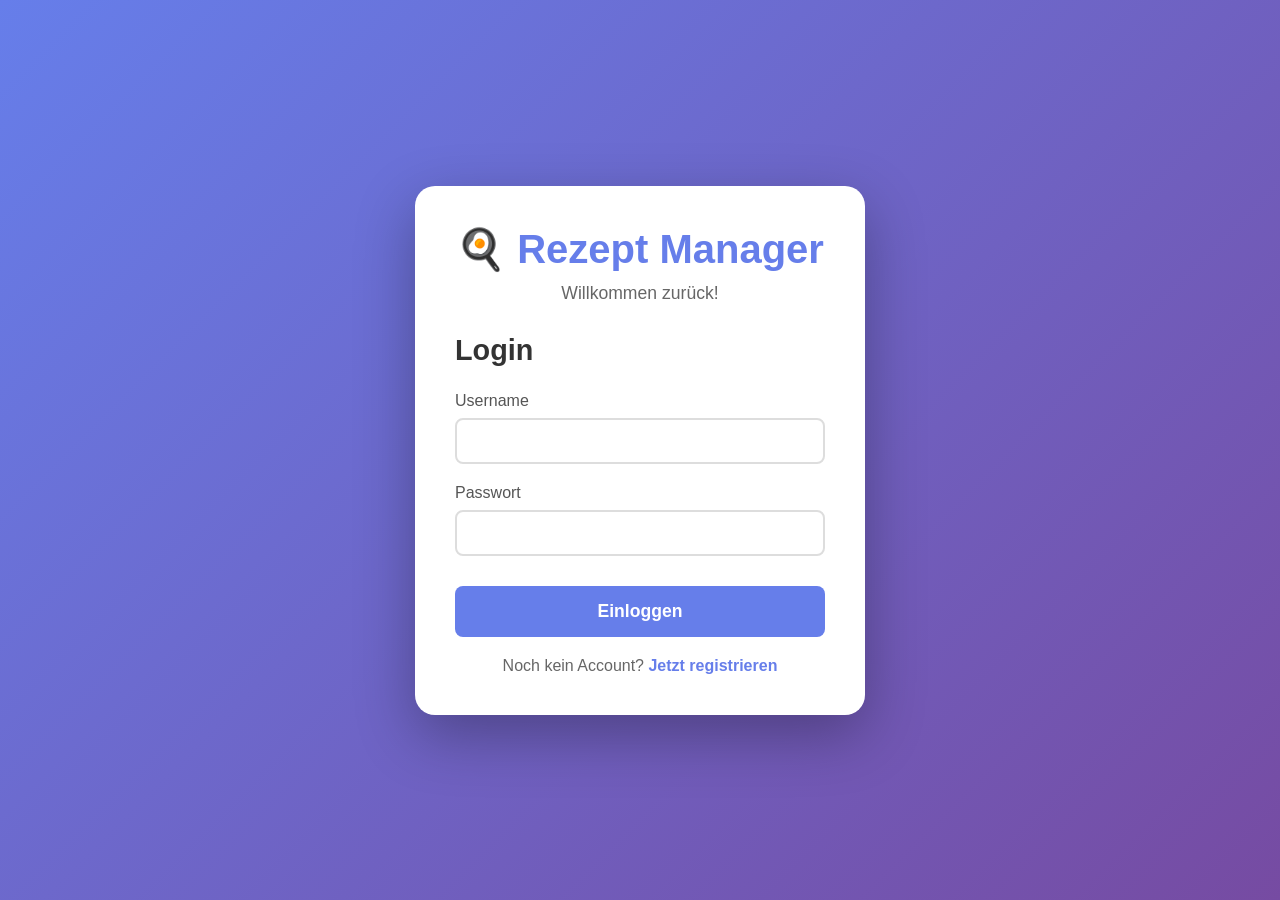
<file: frontend/index.html>
<!DOCTYPE html>
<html lang="de">
<head>
    <meta charset="UTF-8">
    <meta name="viewport" content="width=device-width, initial-scale=1.0">
    <title>Rezept Manager</title>
    <link rel="stylesheet" href="css/style.css">
</head>
<body>
    <div class="container">
        <!-- Header -->
        <header>
            <h1>🍳 Rezept Manager</h1>
            <p class="subtitle">Speichere deine Lieblingsrezepte</p>
            <div class="user-info">
                <span id="currentUser"></span>
                <button class="logout-btn" onclick="logout()">Logout</button>
            </div>
        </header>

        <!-- Add Recipe Section -->
        <section class="add-section">
            <h2>Neues Rezept hinzufügen</h2>
            <div class="input-group">
                <input 
                    type="url" 
                    id="recipeUrl" 
                    placeholder="https://www.chefkoch.de/rezepte/..." 
                    required
                >
                <button id="addBtn" onclick="scrapeRecipe()">
                    <span id="btnText">Rezept hinzufügen</span>
                    <span id="btnLoader" class="loader" style="display: none;"></span>
                </button>
            </div>
            <div id="message" class="message"></div>
        </section>

        <!-- Filter Section -->
        <section class="filter-section">
            <h2>Meine Rezepte</h2>
            <div class="filters">
                <button class="filter-btn active" onclick="filterByTag('all')">Alle</button>
                <button class="filter-btn" onclick="filterByTag('vegetarisch')">🥗 Vegetarisch</button>
                <button class="filter-btn" onclick="filterByTag('vegan')">🌱 Vegan</button>
                <button class="filter-btn" onclick="filterByTag('schnell')">⚡ Schnell</button>
                <button class="filter-btn" onclick="filterByTag('backen')">🍰 Backen</button>
            </div>
        </section>

        <!-- Recipes Grid -->
        <section class="recipes-section">
            <div id="recipesGrid" class="recipes-grid">
                <div class="loading">Lade Rezepte...</div>
            </div>
        </section>
    </div>

    <!-- Recipe Modal -->
    <div id="recipeModal" class="modal">
        <div class="modal-content">
            <span class="close" onclick="closeModal()">&times;</span>
            <div id="modalBody"></div>
        </div>
    </div>

    <script src="js/app.js"></script>
</body>
</html>
</file>
<file: frontend/css/style.css>
* {
    margin: 0;
    padding: 0;
    box-sizing: border-box;
}

body {
    font-family: 'Segoe UI', Tahoma, Geneva, Verdana, sans-serif;
    background: linear-gradient(135deg, #667eea 0%, #764ba2 100%);
    min-height: 100vh;
    padding: 20px;
}

.container {
    max-width: 1200px;
    margin: 0 auto;
}

/* Header */
header {
    text-align: center;
    color: white;
    margin-bottom: 40px;
    position: relative;
}

header h1 {
    font-size: 3rem;
    margin-bottom: 10px;
    text-shadow: 2px 2px 4px rgba(0,0,0,0.3);
}

.user-info {
    position: absolute;
    top: 0;
    right: 0;
    display: flex;
    align-items: center;
    gap: 15px;
    color: white;
    font-weight: 500;
}

.logout-btn {
    padding: 8px 20px;
    background: rgba(255, 255, 255, 0.2);
    border: 2px solid white;
    color: white;
    font-size: 0.9rem;
}

.logout-btn:hover {
    background: rgba(255, 255, 255, 0.3);
}

.subtitle {
    font-size: 1.2rem;
    opacity: 0.9;
}

/* Add Section */
.add-section {
    background: white;
    padding: 30px;
    border-radius: 15px;
    box-shadow: 0 10px 30px rgba(0,0,0,0.2);
    margin-bottom: 30px;
}

.add-section h2 {
    margin-bottom: 20px;
    color: #333;
}

.input-group {
    display: flex;
    gap: 10px;
    margin-bottom: 15px;
}

input[type="url"] {
    flex: 1;
    padding: 15px;
    border: 2px solid #ddd;
    border-radius: 8px;
    font-size: 1rem;
    transition: border-color 0.3s;
}

input[type="url"]:focus {
    outline: none;
    border-color: #667eea;
}

button {
    padding: 15px 30px;
    background: #667eea;
    color: white;
    border: none;
    border-radius: 8px;
    font-size: 1rem;
    font-weight: bold;
    cursor: pointer;
    transition: background 0.3s;
}

button:hover {
    background: #5568d3;
}

button:disabled {
    background: #ccc;
    cursor: not-allowed;
}

.loader {
    border: 3px solid #f3f3f3;
    border-top: 3px solid #667eea;
    border-radius: 50%;
    width: 20px;
    height: 20px;
    animation: spin 1s linear infinite;
    display: inline-block;
}

@keyframes spin {
    0% { transform: rotate(0deg); }
    100% { transform: rotate(360deg); }
}

.message {
    padding: 15px;
    border-radius: 8px;
    margin-top: 15px;
    display: none;
}

.message.success {
    background: #d4edda;
    color: #155724;
    border: 1px solid #c3e6cb;
    display: block;
}

.message.error {
    background: #f8d7da;
    color: #721c24;
    border: 1px solid #f5c6cb;
    display: block;
}

/* Filter Section */
.filter-section {
    background: white;
    padding: 20px 30px;
    border-radius: 15px;
    box-shadow: 0 10px 30px rgba(0,0,0,0.2);
    margin-bottom: 30px;
}

.filter-section h2 {
    margin-bottom: 15px;
    color: #333;
}

.filters {
    display: flex;
    gap: 10px;
    flex-wrap: wrap;
}

.filter-btn {
    padding: 10px 20px;
    background: #f0f0f0;
    color: #333;
    border: 2px solid transparent;
    font-size: 0.9rem;
}

.filter-btn.active {
    background: #667eea;
    color: white;
    border-color: #5568d3;
}

/* Recipes Grid */
.recipes-grid {
    display: grid;
    grid-template-columns: repeat(auto-fill, minmax(300px, 1fr));
    gap: 25px;
}

.recipe-card {
    background: white;
    border-radius: 15px;
    overflow: hidden;
    box-shadow: 0 5px 15px rgba(0,0,0,0.2);
    transition: transform 0.3s, box-shadow 0.3s;
    cursor: pointer;
}

.recipe-card:hover {
    transform: translateY(-5px);
    box-shadow: 0 10px 25px rgba(0,0,0,0.3);
}

.recipe-image {
    width: 100%;
    height: 200px;
    object-fit: cover;
    background: linear-gradient(135deg, #667eea 0%, #764ba2 100%);
}

.recipe-content {
    padding: 20px;
}

.recipe-title {
    font-size: 1.3rem;
    margin-bottom: 10px;
    color: #333;
}

.recipe-owner {
    font-size: 0.85rem;
    color: #667eea;
    margin-bottom: 10px;
    font-weight: 500;
}

.recipe-meta {
    display: flex;
    gap: 15px;
    margin-bottom: 15px;
    font-size: 0.9rem;
    color: #666;
}

.recipe-tags {
    display: flex;
    gap: 8px;
    flex-wrap: wrap;
}

.tag {
    padding: 5px 12px;
    background: #e9ecef;
    color: #495057;
    border-radius: 20px;
    font-size: 0.8rem;
}

.loading {
    text-align: center;
    padding: 50px;
    color: white;
    font-size: 1.2rem;
}

/* Modal */
.modal {
    display: none;
    position: fixed;
    z-index: 1000;
    left: 0;
    top: 0;
    width: 100%;
    height: 100%;
    background-color: rgba(0,0,0,0.7);
    overflow-y: auto;
}

.modal-content {
    background-color: white;
    margin: 50px auto;
    padding: 30px;
    border-radius: 15px;
    max-width: 800px;
    position: relative;
}

.close {
    position: absolute;
    right: 20px;
    top: 20px;
    font-size: 2rem;
    font-weight: bold;
    color: #aaa;
    cursor: pointer;
}

.close:hover {
    color: #000;
}

.modal-image {
    width: 100%;
    max-height: 300px;
    object-fit: cover;
    border-radius: 10px;
    margin-bottom: 20px;
}

.modal-title {
    font-size: 2rem;
    margin-bottom: 20px;
    color: #333;
}

.modal-section {
    margin-bottom: 25px;
}

.modal-section h3 {
    font-size: 1.3rem;
    margin-bottom: 10px;
    color: #667eea;
}

.ingredients-list {
    list-style: none;
    padding-left: 0;
}

.ingredients-list li {
    padding: 8px 0;
    border-bottom: 1px solid #eee;
}

.instructions {
    white-space: pre-wrap;
    line-height: 1.8;
    color: #555;
}

.delete-btn {
    background: #dc3545;
    margin-top: 20px;
}

.delete-btn:hover {
    background: #c82333;
}

/* Responsive */
@media (max-width: 768px) {
    header h1 {
        font-size: 2rem;
    }
    
    .input-group {
        flex-direction: column;
    }
    
    .recipes-grid {
        grid-template-columns: 1fr;
    }
    
    .filters {
        flex-direction: column;
    }
    
    .filter-btn {
        width: 100%;
    }
}
</file>
<file: frontend/css/login.css>
* {
    margin: 0;
    padding: 0;
    box-sizing: border-box;
}

body {
    font-family: 'Segoe UI', Tahoma, Geneva, Verdana, sans-serif;
    background: linear-gradient(135deg, #667eea 0%, #764ba2 100%);
    min-height: 100vh;
    display: flex;
    align-items: center;
    justify-content: center;
    padding: 20px;
}

.container {
    width: 100%;
    max-width: 450px;
}

.auth-box {
    background: white;
    padding: 40px;
    border-radius: 20px;
    box-shadow: 0 20px 60px rgba(0, 0, 0, 0.3);
}

h1 {
    text-align: center;
    color: #667eea;
    font-size: 2.5rem;
    margin-bottom: 10px;
}

.subtitle {
    text-align: center;
    color: #666;
    margin-bottom: 30px;
    font-size: 1.1rem;
}

.form-container h2 {
    color: #333;
    margin-bottom: 25px;
    font-size: 1.8rem;
}

.input-group {
    margin-bottom: 20px;
}

label {
    display: block;
    margin-bottom: 8px;
    color: #555;
    font-weight: 500;
}

input[type="text"],
input[type="email"],
input[type="password"] {
    width: 100%;
    padding: 12px 15px;
    border: 2px solid #ddd;
    border-radius: 8px;
    font-size: 1rem;
    transition: border-color 0.3s;
}

input:focus {
    outline: none;
    border-color: #667eea;
}

.btn-primary {
    width: 100%;
    padding: 15px;
    background: #667eea;
    color: white;
    border: none;
    border-radius: 8px;
    font-size: 1.1rem;
    font-weight: bold;
    cursor: pointer;
    transition: background 0.3s;
    margin-top: 10px;
}

.btn-primary:hover {
    background: #5568d3;
}

.btn-primary:disabled {
    background: #ccc;
    cursor: not-allowed;
}

.switch-form {
    text-align: center;
    margin-top: 20px;
    color: #666;
}

.switch-form a {
    color: #667eea;
    text-decoration: none;
    font-weight: bold;
}

.switch-form a:hover {
    text-decoration: underline;
}

.message {
    padding: 15px;
    border-radius: 8px;
    margin-top: 20px;
    display: none;
    text-align: center;
}

.message.success {
    background: #d4edda;
    color: #155724;
    border: 1px solid #c3e6cb;
    display: block;
}

.message.error {
    background: #f8d7da;
    color: #721c24;
    border: 1px solid #f5c6cb;
    display: block;
}

.loader {
    border: 3px solid #f3f3f3;
    border-top: 3px solid #667eea;
    border-radius: 50%;
    width: 20px;
    height: 20px;
    animation: spin 1s linear infinite;
    display: inline-block;
}

@keyframes spin {
    0% { transform: rotate(0deg); }
    100% { transform: rotate(360deg); }
}

/* Responsive */
@media (max-width: 480px) {
    .auth-box {
        padding: 30px 20px;
    }
    
    h1 {
        font-size: 2rem;
    }
}
</file>
